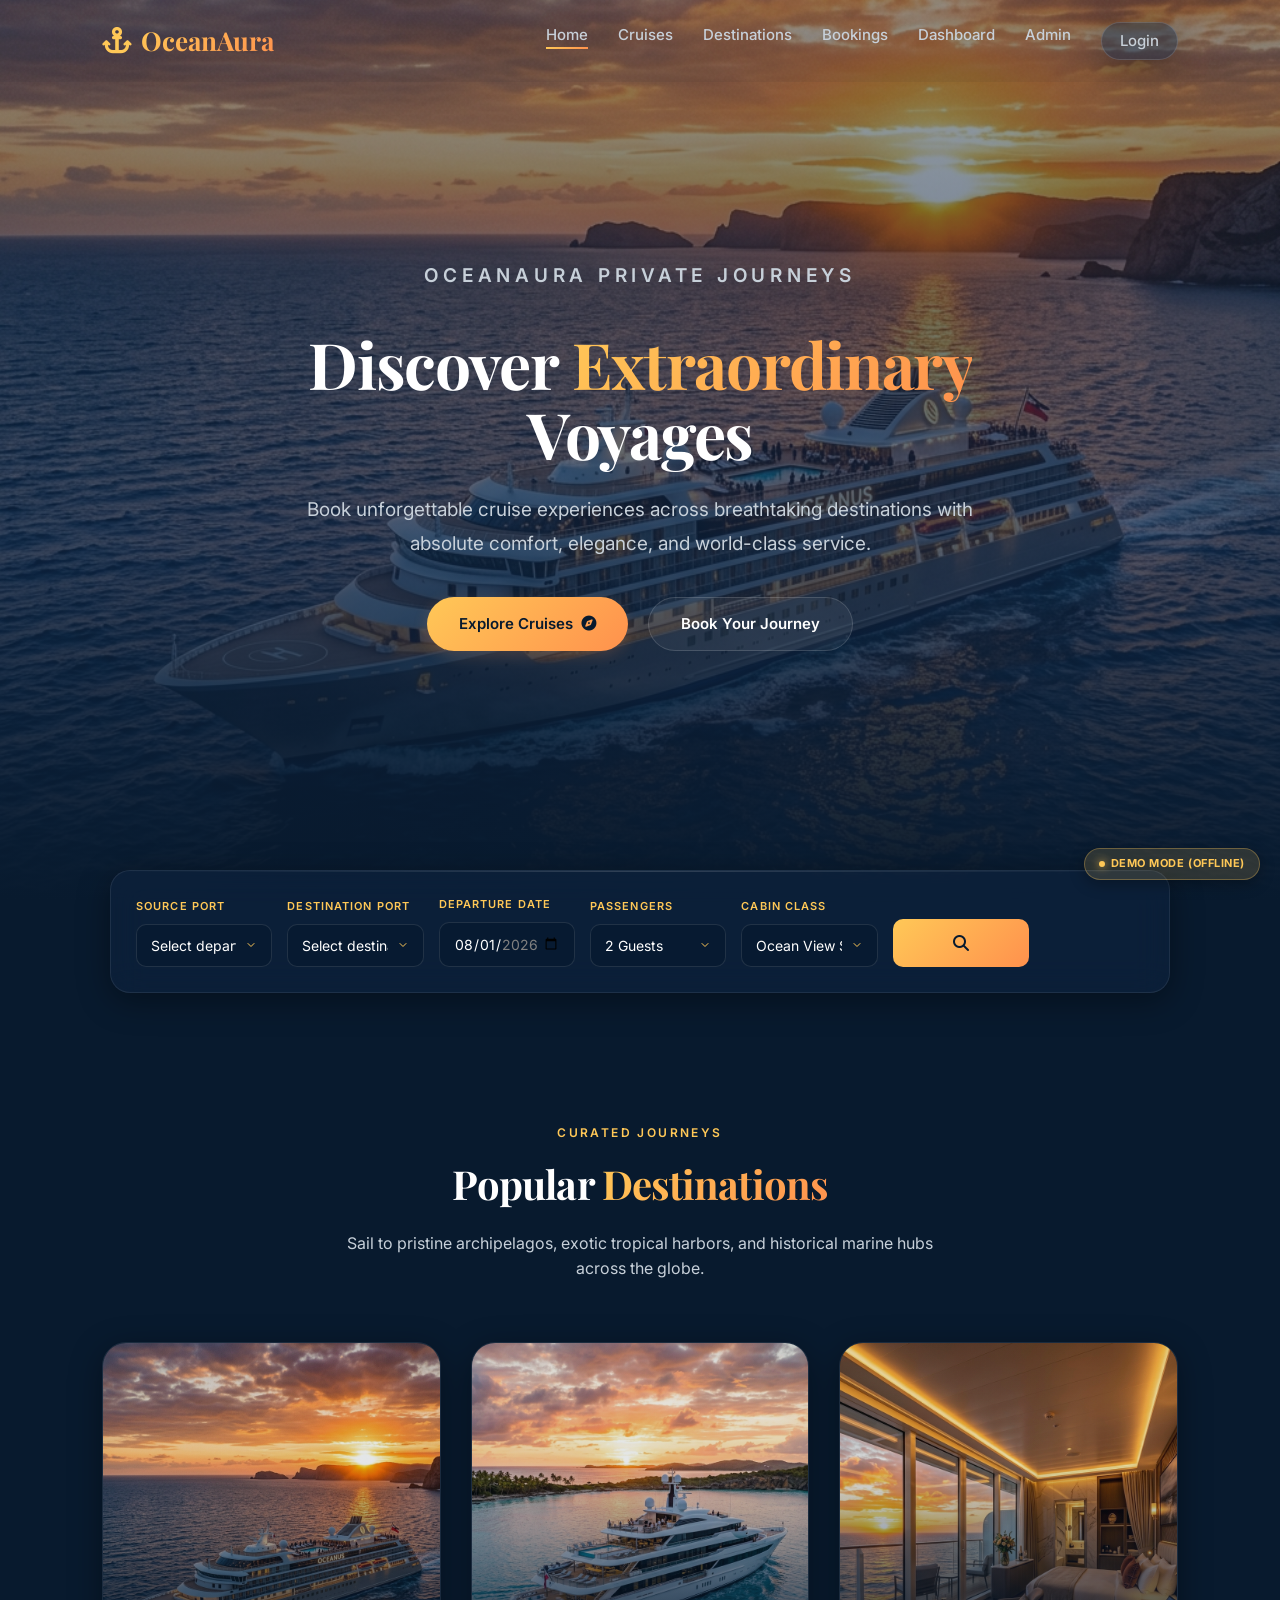
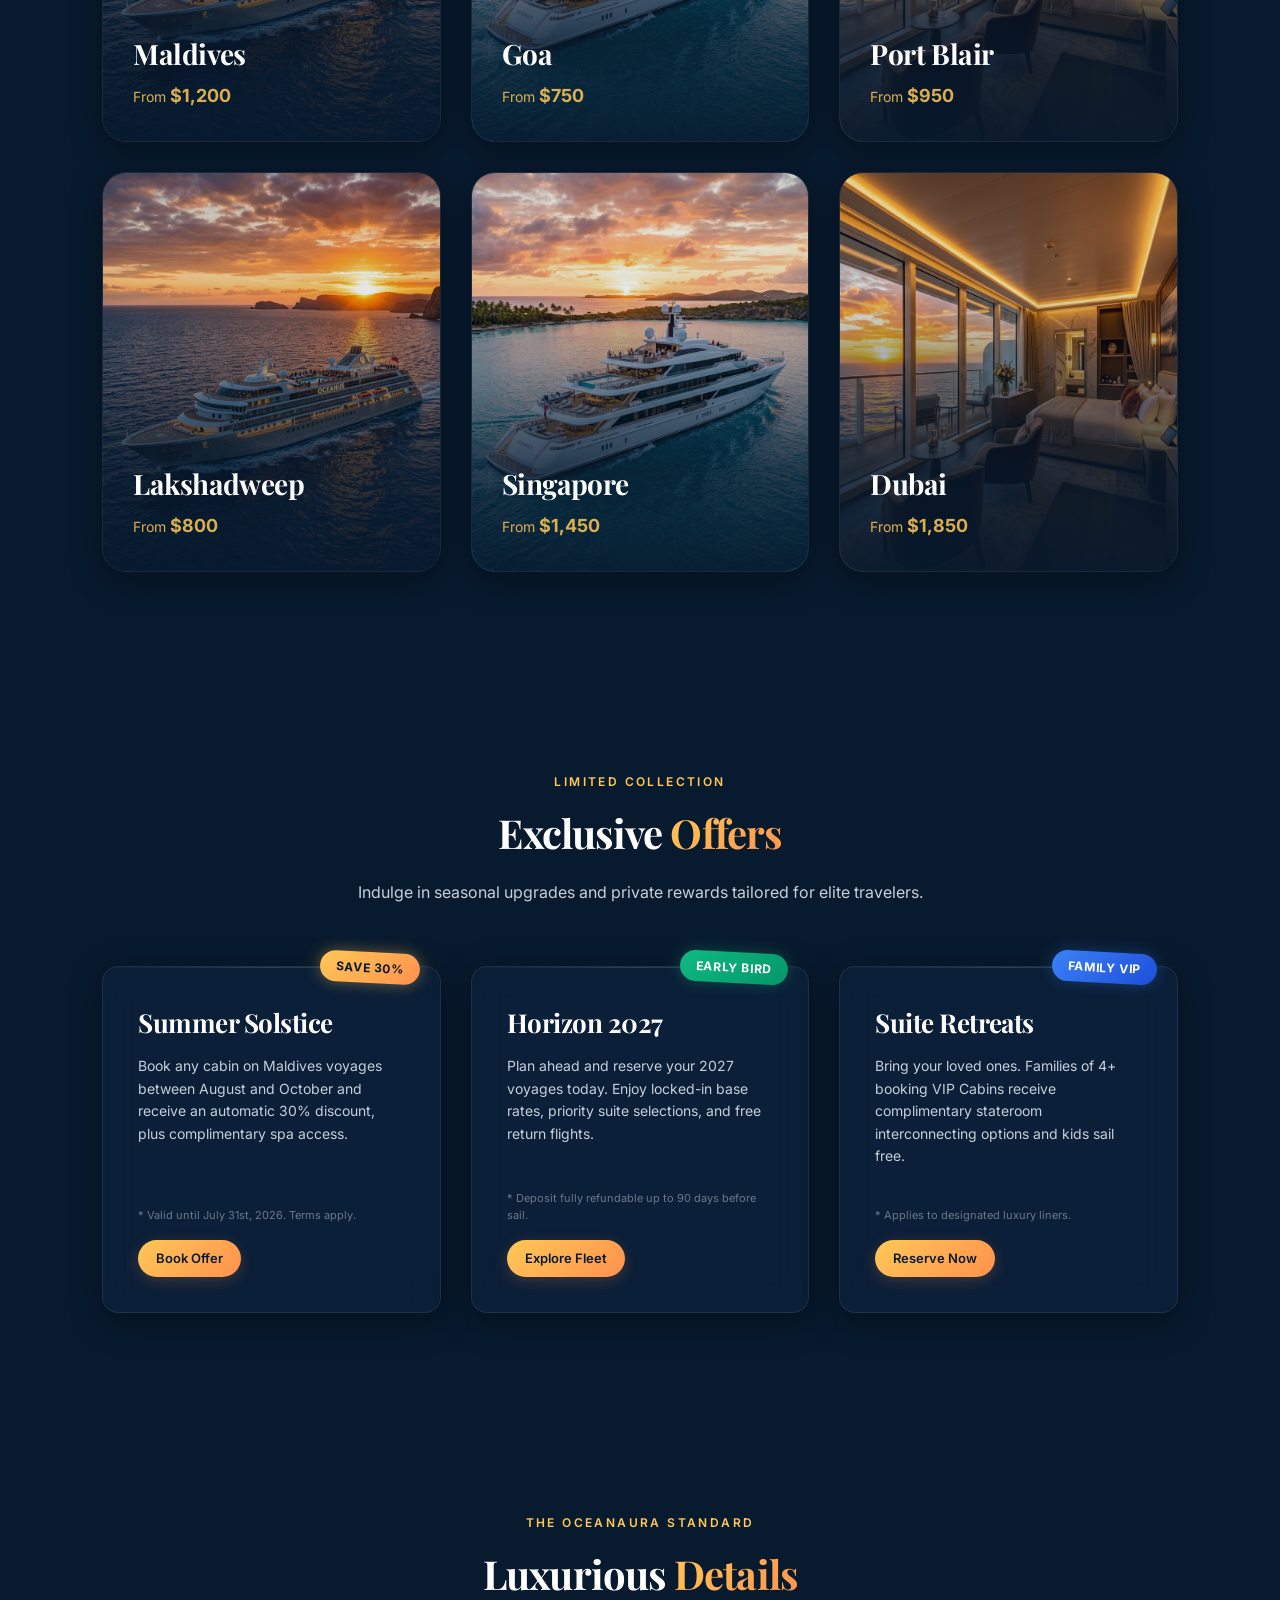
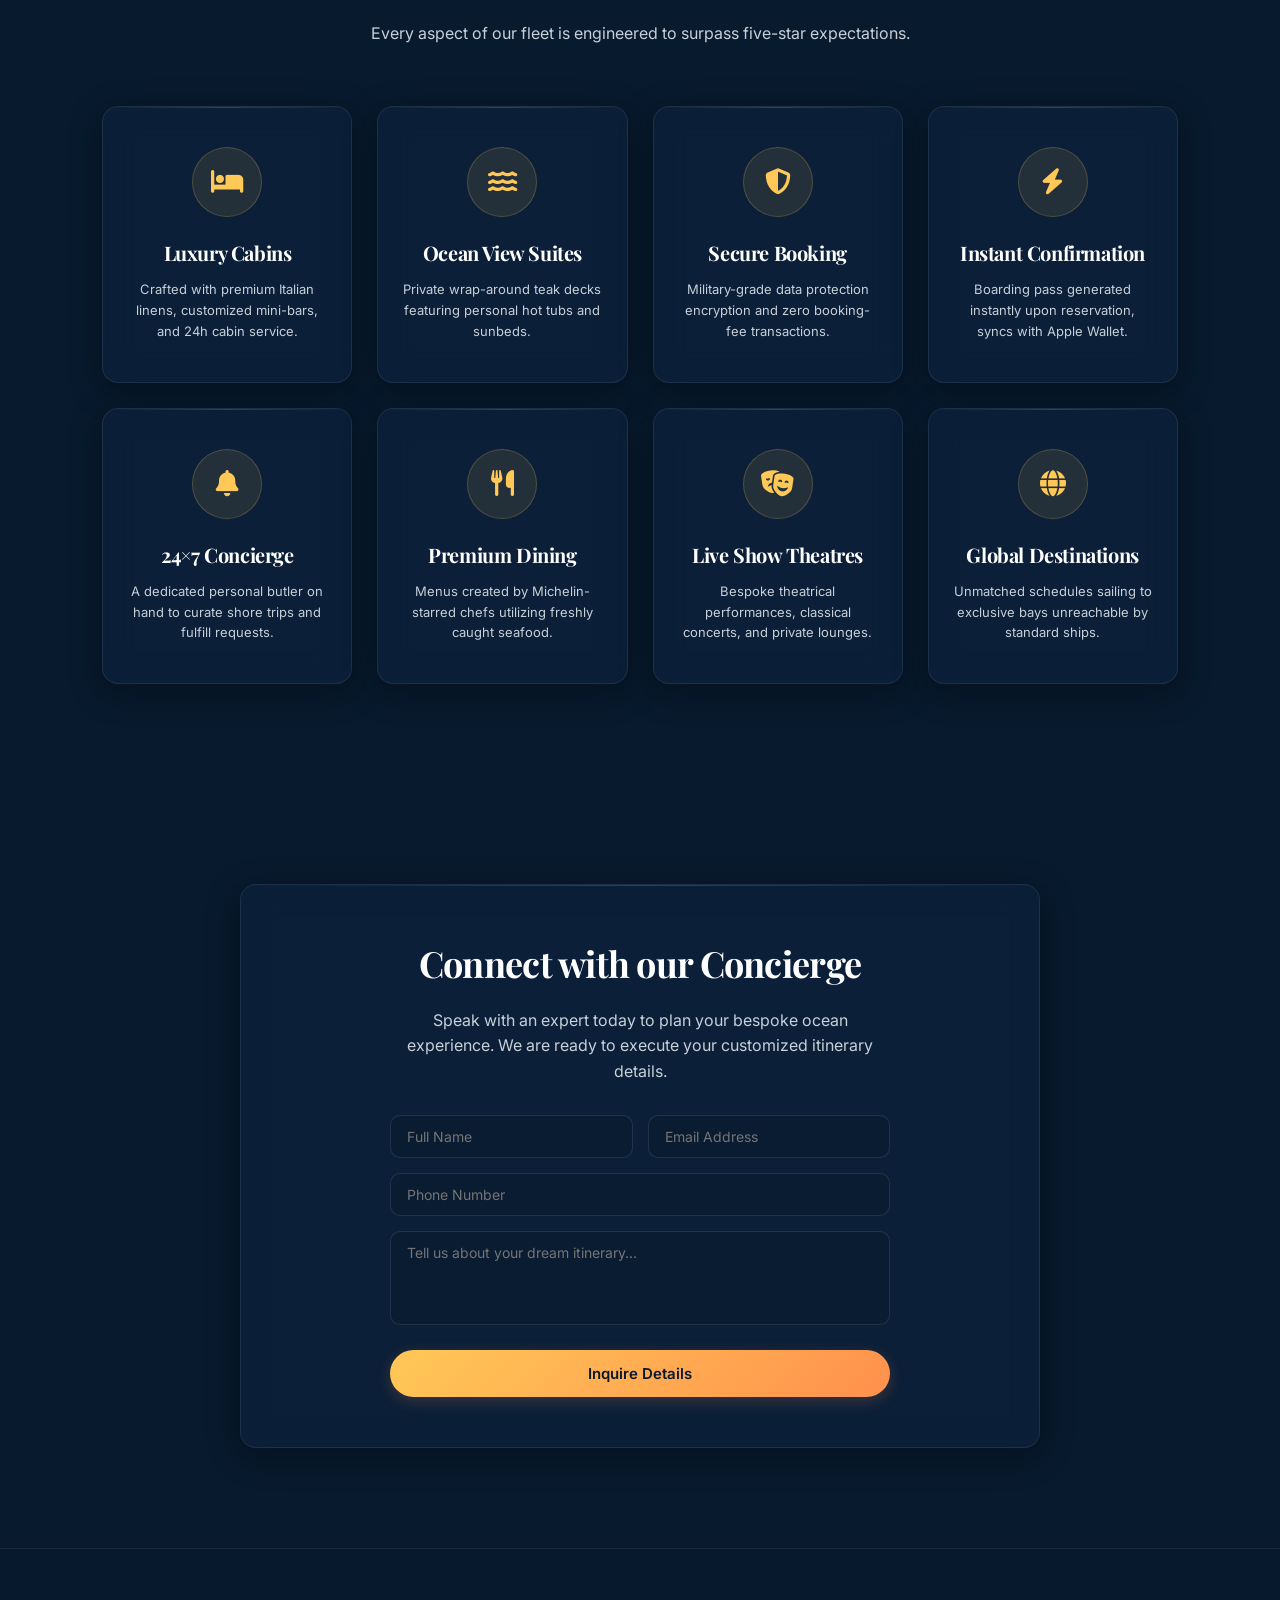
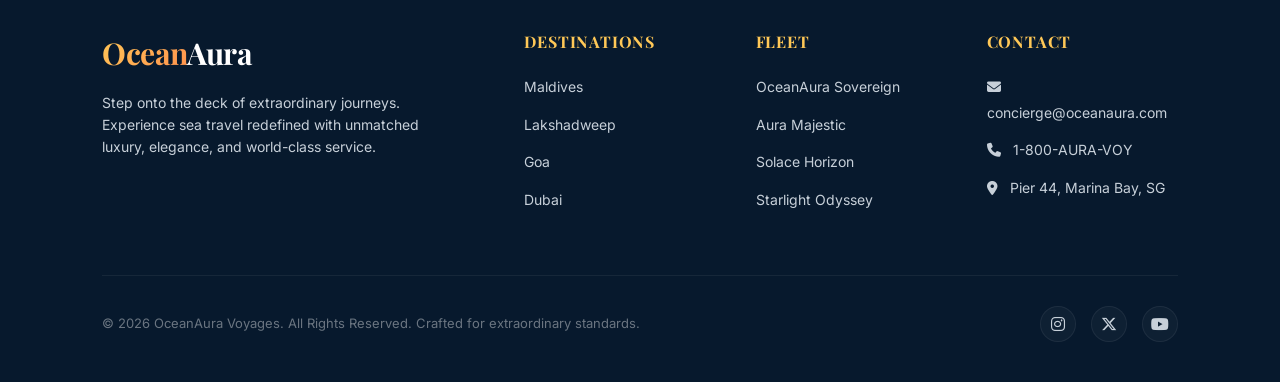
<file: frontend/index.html>
<!DOCTYPE html>
<html lang="en">
<head>
  <meta charset="UTF-8">
  <meta name="viewport" content="width=device-width, initial-scale=1.0">
  <title>OceanAura | Luxury Cruise & Yacht Booking Platform</title>
  <!-- FontAwesome Icons -->
  <link rel="stylesheet" href="https://cdnjs.cloudflare.com/ajax/libs/font-awesome/6.4.0/css/all.min.css">
  <!-- Core Design System -->
  <link rel="stylesheet" href="css/style.css">
</head>
<body>

  <!-- Dynamic Cinematic Ocean Backdrop -->
  <div class="ocean-backdrop">
    <div class="sunset-glow"></div>
    <div class="sunlight-ray"></div>
    <div class="clouds-backdrop"></div>
    <div class="ocean-waves"></div>
    <div class="ocean-waves-mid"></div>
    <div class="ocean-waves-front"></div>
  </div>

  <!-- Transparent Glass Navbar -->
  <nav class="navbar" id="navbar">
    <a href="#home" class="nav-brand">
      <i class="fa-solid fa-anchor" style="color: var(--accent-gold);"></i>
      <span>OceanAura</span>
    </a>
    
    <button class="mobile-nav-toggle" id="nav-toggle">
      <i class="fa-solid fa-bars"></i>
    </button>

    <ul class="nav-menu" id="nav-menu">
      <li class="nav-item active"><a href="#home">Home</a></li>
      <li class="nav-item"><a href="#cruises">Cruises</a></li>
      <li class="nav-item"><a href="#home#destinations">Destinations</a></li>
      <li class="nav-item"><a href="#bookings">Bookings</a></li>
      <li class="nav-item"><a href="#dashboard">Dashboard</a></li>
      <li class="nav-item"><a href="#admin">Admin</a></li>
      <li class="nav-item" id="nav-auth-item">
        <a href="#login" class="nav-btn" style="padding: 6px 18px; display: inline-block;">Login</a>
      </li>
    </ul>
  </nav>

  <!-- Main View Container -->
  <main id="app">
    <!-- Rendered dynamically by router.js and app.js -->
  </main>

  <!-- Glassmorphic Modal Dialog -->
  <div class="modal" id="global-modal">
    <div class="modal-backdrop" id="modal-backdrop"></div>
    <div class="modal-content glass-panel" id="modal-inner">
      <span class="modal-close" id="modal-close-btn">&times;</span>
      <div id="modal-body"></div>
    </div>
  </div>

  <!-- Full-screen Confetti Container -->
  <div id="confetti-container" style="position: fixed; top: 0; left: 0; width: 100%; height: 100%; pointer-events: none; z-index: 10000; overflow: hidden;"></div>

  <!-- Footer Section -->
  <footer>
    <div class="footer-grid">
      <div class="footer-logo">
        <h3><span>Ocean</span>Aura</h3>
        <p>Step onto the deck of extraordinary journeys. Experience sea travel redefined with unmatched luxury, elegance, and world-class service.</p>
      </div>
      <div class="footer-col">
        <h4>Destinations</h4>
        <ul>
          <li><a href="#cruises?destination=Maldives">Maldives</a></li>
          <li><a href="#cruises?destination=Lakshadweep">Lakshadweep</a></li>
          <li><a href="#cruises?destination=Goa">Goa</a></li>
          <li><a href="#cruises?destination=Dubai">Dubai</a></li>
        </ul>
      </div>
      <div class="footer-col">
        <h4>Fleet</h4>
        <ul>
          <li><a href="#cruises">OceanAura Sovereign</a></li>
          <li><a href="#cruises">Aura Majestic</a></li>
          <li><a href="#cruises">Solace Horizon</a></li>
          <li><a href="#cruises">Starlight Odyssey</a></li>
        </ul>
      </div>
      <div class="footer-col">
        <h4>Contact</h4>
        <ul>
          <li><a href="#home#contact"><i class="fa-solid fa-envelope" style="margin-right: 8px;"></i> concierge@oceanaura.com</a></li>
          <li><a href="#home#contact"><i class="fa-solid fa-phone" style="margin-right: 8px;"></i> 1-800-AURA-VOY</a></li>
          <li><a href="#home#contact"><i class="fa-solid fa-location-dot" style="margin-right: 8px;"></i> Pier 44, Marina Bay, SG</a></li>
        </ul>
      </div>
    </div>
    
    <div class="footer-bottom">
      <p>&copy; 2026 OceanAura Voyages. All Rights Reserved. Crafted for extraordinary standards.</p>
      <div class="footer-socials">
        <a href="#" class="social-icon"><i class="fa-brands fa-instagram"></i></a>
        <a href="#" class="social-icon"><i class="fa-brands fa-x-twitter"></i></a>
        <a href="#" class="social-icon"><i class="fa-brands fa-youtube"></i></a>
      </div>
    </div>
  </footer>

  <!-- Script Modules -->
  <script src="js/api.js"></script>
  <script src="js/router.js"></script>
  <script src="js/app.js"></script>
  <script>
    // Smooth Navbar Scrolling & Responsive Toggle
    const navbar = document.getElementById('navbar');
    window.addEventListener('scroll', () => {
      if (window.scrollY > 50) {
        navbar.classList.add('scrolled');
      } else {
        navbar.classList.remove('scrolled');
      }
    });

    const navToggle = document.getElementById('nav-toggle');
    const navMenu = document.getElementById('nav-menu');
    navToggle.addEventListener('click', () => {
      navMenu.classList.toggle('active');
    });

    // Close menu when clicking a link
    navMenu.querySelectorAll('a').forEach(link => {
      link.addEventListener('click', () => {
        navMenu.classList.remove('active');
      });
    });
  </script>
</body>
</html>
</file>
<file: frontend/css/style.css>
@import url('https://fonts.googleapis.com/css2?family=Inter:wght@300;400;500;600;700&family=Playfair+Display:ital,wght@0,400;0,600;0,700;1,400&display=swap');

:root {
  /* Colors */
  --bg-deep-navy: #081A2E;
  --bg-midnight: #102746;
  --bg-ocean-blue: #1F4E79;
  
  --accent-gold: #FFC857;
  --accent-amber: #FFB347;
  --accent-orange: #FF914D;
  --accent-coral: #FF7A59;
  
  --neutral-white: #FFFFFF;
  --neutral-mist: #F5F7FA;
  --neutral-silver: #C7D0D9;
  
  /* Gradients */
  --gold-gradient: linear-gradient(135deg, #FFC857 0%, #FF914D 100%);
  --gold-gradient-hover: linear-gradient(135deg, #FFD479 0%, #FFA266 100%);
  --navy-gradient: linear-gradient(180deg, #081A2E 0%, #102746 100%);
  --sunset-sky: linear-gradient(to top, rgba(255, 145, 77, 0.15) 0%, rgba(8, 26, 46, 0.95) 100%);
  
  /* Shadows & Glows */
  --glow-gold: 0 0 15px rgba(255, 200, 87, 0.4);
  --glow-orange: 0 0 20px rgba(255, 145, 49, 0.35);
  --glass-shadow: 0 8px 32px 0 rgba(0, 0, 0, 0.37);
  --inset-light: inset 0 1px 1px rgba(255, 255, 255, 0.1);
  
  /* Glassmorphism properties */
  --glass-bg: rgba(16, 39, 70, 0.45);
  --glass-bg-hover: rgba(31, 78, 121, 0.55);
  --glass-border: 1px solid rgba(255, 255, 255, 0.08);
  
  /* Transition durations */
  --transition-smooth: all 0.4s cubic-bezier(0.16, 1, 0.3, 1);
  --transition-fast: all 0.2s ease;
}

/* Reset & General Styles */
* {
  box-sizing: border-box;
  margin: 0;
  padding: 0;
}

html {
  scroll-behavior: smooth;
}

body {
  font-family: 'Inter', sans-serif;
  background-color: var(--bg-deep-navy);
  color: var(--neutral-white);
  overflow-x: hidden;
  line-height: 1.6;
}

/* Typography */
h1, h2, h3, h4, h5, h6 {
  font-family: 'Playfair Display', serif;
  font-weight: 700;
  letter-spacing: -0.02em;
}

a {
  text-decoration: none;
  color: inherit;
  transition: var(--transition-fast);
}

button, input, select, textarea {
  font-family: inherit;
}

/* Core Layout Backdrop (Sunset Cruise Deck Effect) */
.ocean-backdrop {
  position: fixed;
  top: 0;
  left: 0;
  width: 100%;
  height: 100%;
  z-index: -10;
  background: var(--navy-gradient);
  overflow: hidden;
}

/* Sunset Horizon Glow */
.sunset-glow {
  position: absolute;
  bottom: 0;
  left: 0;
  width: 100%;
  height: 50%;
  background: linear-gradient(to top, rgba(255, 145, 77, 0.2) 0%, rgba(255, 200, 87, 0.05) 50%, rgba(8, 26, 46, 0) 100%);
  filter: blur(40px);
  pointer-events: none;
  z-index: -9;
}

/* Sun Ray Reflection */
.sunlight-ray {
  position: absolute;
  top: -10%;
  left: 20%;
  width: 60%;
  height: 120%;
  background: radial-gradient(circle, rgba(255, 200, 87, 0.08) 0%, rgba(8, 26, 46, 0) 70%);
  transform: rotate(-15deg);
  pointer-events: none;
  z-index: -8;
  animation: ray-drift 12s ease-in-out infinite alternate;
}

/* Ocean Wave Animations */
.ocean-waves {
  position: absolute;
  bottom: 0;
  left: 0;
  width: 200%;
  height: 120px;
  background: url("data:image/svg+xml,%3Csvg xmlns='http://www.w3.org/2000/svg' viewBox='0 0 1200 120' preserveAspectRatio='none'%3E%3Cpath d='M0,0 C150,90 350,10 500,70 C650,130 850,50 1000,90 C1150,130 1350,70 1500,100 L1500,120 L0,120 Z' fill='%23102746' opacity='0.4'/%3E%3C/svg%3E") repeat-x;
  background-size: 50% 100%;
  animation: wave-slide 30s linear infinite;
  z-index: -7;
}

.ocean-waves-mid {
  position: absolute;
  bottom: 0;
  left: -50%;
  width: 200%;
  height: 90px;
  background: url("data:image/svg+xml,%3Csvg xmlns='http://www.w3.org/2000/svg' viewBox='0 0 1200 120' preserveAspectRatio='none'%3E%3Cpath d='M0,30 C150,100 350,30 500,80 C650,120 850,20 1000,70 C1150,120 1350,50 1500,90 L1500,120 L0,120 Z' fill='%231F4E79' opacity='0.3'/%3E%3C/svg%3E") repeat-x;
  background-size: 50% 100%;
  animation: wave-slide-reverse 20s linear infinite;
  z-index: -6;
}

.ocean-waves-front {
  position: absolute;
  bottom: 0;
  left: 0;
  width: 200%;
  height: 60px;
  background: url("data:image/svg+xml,%3Csvg xmlns='http://www.w3.org/2000/svg' viewBox='0 0 1200 120' preserveAspectRatio='none'%3E%3Cpath d='M0,50 C150,120 300,50 450,90 C600,130 750,50 900,80 C1050,110 1200,60 1350,75 L1500,90 L1500,120 L0,120 Z' fill='%23081A2E' opacity='0.8'/%3E%3C/svg%3E") repeat-x;
  background-size: 50% 100%;
  animation: wave-slide 15s linear infinite;
  z-index: -5;
}

/* Drifting Clouds */
.clouds-backdrop {
  position: absolute;
  top: 5%;
  left: 0;
  width: 200%;
  height: 150px;
  background: url("data:image/svg+xml,%3Csvg xmlns='http://www.w3.org/2000/svg' width='1000' height='200' viewBox='0 0 1000 200'%3E%3Cpath d='M 100,100 Q 130,70 160,100 T 220,100 T 280,100 Q 300,80 330,100 L 400,100 Q 420,70 450,85 T 510,90 Q 550,60 590,100 L 900,100 Q 930,70 960,100 Z' fill='%23ffffff' opacity='0.03'/%3E%3C/svg%3E") repeat-x;
  background-size: 50% 100%;
  animation: cloud-drift 120s linear infinite;
  z-index: -8;
  pointer-events: none;
}

/* CSS Keyframes */
@keyframes wave-slide {
  0% { transform: translateX(0); }
  100% { transform: translateX(-50%); }
}

@keyframes wave-slide-reverse {
  0% { transform: translateX(-50%); }
  100% { transform: translateX(0); }
}

@keyframes ray-drift {
  0% { transform: rotate(-15deg) translateX(-2%); }
  100% { transform: rotate(-12deg) translateX(2%); }
}

@keyframes cloud-drift {
  0% { transform: translateX(0); }
  100% { transform: translateX(-50%); }
}

/* Glassmorphism Classes */
.glass-panel {
  background: var(--glass-bg);
  backdrop-filter: blur(16px);
  -webkit-backdrop-filter: blur(16px);
  border: var(--glass-border);
  border-radius: 16px;
  box-shadow: var(--glass-shadow);
  padding: 30px;
  position: relative;
  overflow: hidden;
  transition: var(--transition-smooth);
}

.glass-panel::before {
  content: '';
  position: absolute;
  top: 0;
  left: 0;
  right: 0;
  height: 1px;
  background: linear-gradient(90deg, rgba(255,255,255,0) 0%, rgba(255,255,255,0.15) 50%, rgba(255,255,255,0) 100%);
  pointer-events: none;
}

.glass-panel:hover {
  border-color: rgba(255, 255, 255, 0.15);
  background: var(--glass-bg-hover);
}

/* Navigation Bar */
.navbar {
  position: fixed;
  top: 0;
  left: 0;
  width: 100%;
  padding: 20px 8%;
  display: flex;
  justify-content: space-between;
  align-items: center;
  z-index: 1000;
  transition: var(--transition-smooth);
  background: rgba(8, 26, 46, 0.05);
  backdrop-filter: blur(0px);
}

.navbar.scrolled {
  padding: 12px 8%;
  background: rgba(8, 26, 46, 0.85);
  backdrop-filter: blur(20px);
  box-shadow: 0 4px 30px rgba(0, 0, 0, 0.3);
  border-bottom: 1px solid rgba(255, 255, 255, 0.05);
}

.nav-brand {
  font-family: 'Playfair Display', serif;
  font-size: 26px;
  font-weight: 700;
  color: var(--neutral-white);
  display: flex;
  align-items: center;
  gap: 10px;
}

.nav-brand span {
  background: var(--gold-gradient);
  -webkit-background-clip: text;
  -webkit-text-fill-color: transparent;
}

.nav-menu {
  display: flex;
  gap: 30px;
  list-style: none;
}

.nav-item a {
  font-size: 15px;
  font-weight: 500;
  color: var(--neutral-silver);
  position: relative;
  padding: 5px 0;
}

.nav-item a:hover {
  color: var(--neutral-white);
}

.nav-item a::after {
  content: '';
  position: absolute;
  bottom: 0;
  left: 0;
  width: 0;
  height: 2px;
  background: var(--gold-gradient);
  transition: var(--transition-smooth);
}

.nav-item a:hover::after,
.nav-item.active a::after {
  width: 100%;
}

.nav-btn {
  padding: 10px 24px;
  background: var(--glass-bg);
  border: 1px solid rgba(255, 255, 255, 0.15);
  border-radius: 30px;
  font-size: 14px;
  font-weight: 600;
  cursor: pointer;
  box-shadow: var(--glass-shadow);
  transition: var(--transition-smooth);
}

.nav-btn:hover {
  background: var(--gold-gradient);
  color: var(--bg-deep-navy);
  border-color: transparent;
  box-shadow: var(--glow-gold);
}

/* Mobile Nav Toggle */
.mobile-nav-toggle {
  display: none;
  font-size: 24px;
  cursor: pointer;
  background: none;
  border: none;
  color: var(--neutral-white);
}

/* Buttons */
.btn-primary {
  padding: 14px 32px;
  background: var(--gold-gradient);
  color: var(--bg-deep-navy);
  border: none;
  border-radius: 30px;
  font-weight: 600;
  font-size: 15px;
  cursor: pointer;
  box-shadow: 0 4px 15px rgba(255, 145, 77, 0.2);
  transition: var(--transition-smooth);
  display: inline-flex;
  align-items: center;
  gap: 8px;
}

.btn-primary:hover {
  background: var(--gold-gradient-hover);
  transform: translateY(-2px);
  box-shadow: var(--glow-gold), var(--glow-orange);
}

.btn-secondary {
  padding: 14px 32px;
  background: rgba(255, 255, 255, 0.05);
  color: var(--neutral-white);
  border: 1px solid rgba(255, 255, 255, 0.15);
  border-radius: 30px;
  font-weight: 600;
  font-size: 15px;
  cursor: pointer;
  transition: var(--transition-smooth);
  display: inline-flex;
  align-items: center;
  gap: 8px;
}

.btn-secondary:hover {
  background: rgba(255, 255, 255, 0.1);
  border-color: rgba(255, 255, 255, 0.3);
  transform: translateY(-2px);
}

.btn-small {
  padding: 8px 18px;
  font-size: 13px;
  border-radius: 20px;
}

/* Hero Section */
.hero {
  position: relative;
  min-height: 100vh;
  padding: 150px 8% 100px;
  display: flex;
  flex-direction: column;
  justify-content: center;
  align-items: center;
  text-align: center;
  overflow: hidden;
}

.hero-overlay-sunset {
  position: absolute;
  top: 0;
  left: 0;
  width: 100%;
  height: 100%;
  background: linear-gradient(180deg, rgba(8, 26, 46, 0.4) 0%, rgba(16, 39, 70, 0.7) 60%, rgba(8, 26, 46, 1) 100%);
  pointer-events: none;
  z-index: 1;
}

.hero-content {
  position: relative;
  z-index: 2;
  max-width: 900px;
  margin-bottom: 40px;
  opacity: 0;
  transform: translateY(30px);
  animation: fade-up 1s cubic-bezier(0.16, 1, 0.3, 1) forwards;
}

@keyframes fade-up {
  to {
    opacity: 1;
    transform: translateY(0);
  }
}

.hero-tagline {
  font-size: 14px;
  font-weight: 600;
  letter-spacing: 0.25em;
  text-transform: uppercase;
  color: var(--accent-gold);
  margin-bottom: 20px;
}

.hero h1 {
  font-size: 64px;
  line-height: 1.1;
  margin-bottom: 24px;
  color: var(--neutral-white);
}

.hero h1 span {
  background: var(--gold-gradient);
  -webkit-background-clip: text;
  -webkit-text-fill-color: transparent;
}

.hero p {
  font-size: 19px;
  color: var(--neutral-silver);
  margin-bottom: 35px;
  line-height: 1.8;
  max-width: 700px;
  margin-left: auto;
  margin-right: auto;
}

.hero-cta {
  display: flex;
  gap: 20px;
  justify-content: center;
}

/* Floating Search Panel */
.search-panel-container {
  width: 100%;
  max-width: 1100px;
  position: relative;
  z-index: 10;
  margin-top: -30px;
  padding: 0 20px;
  margin-left: auto;
  margin-right: auto;
}

.search-panel {
  display: grid;
  grid-template-columns: repeat(auto-fit, minmax(130px, 1fr)) 100px;
  gap: 15px;
  padding: 25px;
  border-radius: 20px;
  align-items: flex-end;
}

.search-field {
  display: flex;
  flex-direction: column;
  text-align: left;
}

.search-field label {
  font-size: 11px;
  font-weight: 600;
  letter-spacing: 0.1em;
  text-transform: uppercase;
  color: var(--accent-gold);
  margin-bottom: 8px;
}

.search-input-wrapper {
  position: relative;
}

.search-field select,
.search-field input {
  width: 100%;
  padding: 12px 14px;
  background: rgba(8, 26, 46, 0.6);
  border: 1px solid rgba(255, 255, 255, 0.1);
  border-radius: 10px;
  color: var(--neutral-white);
  font-size: 14px;
  outline: none;
  transition: var(--transition-fast);
  appearance: none;
  -webkit-appearance: none;
}

.search-field select {
  background-image: url("data:image/svg+xml,%3Csvg xmlns='http://www.w3.org/2000/svg' width='12' height='12' viewBox='0 0 24 24' fill='none' stroke='%23FFC857' stroke-width='2' stroke-linecap='round' stroke-linejoin='round'%3E%3Cpolyline points='6 9 12 15 18 9'%3E%3C/polyline%3E%3C/svg%3E");
  background-repeat: no-repeat;
  background-position: right 14px center;
  padding-right: 35px;
}

.search-field select:focus,
.search-field input:focus {
  border-color: var(--accent-gold);
  box-shadow: 0 0 10px rgba(255, 200, 87, 0.15);
}

.search-submit {
  width: 100%;
  height: 48px;
  display: flex;
  justify-content: center;
  align-items: center;
  border-radius: 10px;
  border: none;
  background: var(--gold-gradient);
  color: var(--bg-deep-navy);
  font-weight: 600;
  cursor: pointer;
  transition: var(--transition-smooth);
}

.search-submit:hover {
  transform: scale(1.03);
  box-shadow: var(--glow-gold);
}

/* Sections General */
section {
  padding: 100px 8%;
  position: relative;
  z-index: 2;
}

.section-header {
  text-align: center;
  margin-bottom: 60px;
}

.section-header h2 {
  font-size: 40px;
  color: var(--neutral-white);
  margin-bottom: 15px;
}

.section-header h2 span {
  background: var(--gold-gradient);
  -webkit-background-clip: text;
  -webkit-text-fill-color: transparent;
}

.section-header p {
  color: var(--neutral-silver);
  font-size: 16px;
  max-width: 600px;
  margin: 0 auto;
}

/* Ship Listing Cards */
.ship-grid, .destination-grid, .offer-grid {
  display: grid;
  grid-template-columns: repeat(auto-fill, minmax(320px, 1fr));
  gap: 30px;
}

.ship-card {
  padding: 0;
  border-radius: 20px;
  display: flex;
  flex-direction: column;
  height: 100%;
}

.ship-image-wrapper {
  position: relative;
  height: 220px;
  overflow: hidden;
  border-radius: 20px 20px 0 0;
}

.ship-card img {
  width: 100%;
  height: 100%;
  object-fit: cover;
  transition: transform 0.6s cubic-bezier(0.16, 1, 0.3, 1);
}

.ship-card:hover img {
  transform: scale(1.08);
}

.ship-tag {
  position: absolute;
  top: 15px;
  left: 15px;
  background: rgba(8, 26, 46, 0.75);
  backdrop-filter: blur(8px);
  border: 1px solid rgba(255,255,255,0.1);
  padding: 4px 12px;
  border-radius: 20px;
  font-size: 11px;
  font-weight: 600;
  color: var(--accent-gold);
}

.ship-rating {
  position: absolute;
  top: 15px;
  right: 15px;
  background: rgba(255, 200, 87, 0.9);
  color: var(--bg-deep-navy);
  padding: 4px 10px;
  border-radius: 20px;
  font-size: 11px;
  font-weight: 700;
  display: flex;
  align-items: center;
  gap: 3px;
}

.ship-info {
  padding: 25px;
  display: flex;
  flex-direction: column;
  flex-grow: 1;
}

.ship-title {
  font-size: 24px;
  margin-bottom: 8px;
  color: var(--neutral-white);
}

.ship-operator {
  font-size: 13px;
  color: var(--neutral-silver);
  margin-bottom: 15px;
  text-transform: uppercase;
  letter-spacing: 0.05em;
}

.ship-specs {
  display: grid;
  grid-template-columns: 1fr 1fr;
  gap: 12px;
  padding: 15px 0;
  border-top: 1px solid rgba(255,255,255,0.06);
  border-bottom: 1px solid rgba(255,255,255,0.06);
  margin-bottom: 20px;
}

.spec-item {
  font-size: 13px;
  color: var(--neutral-silver);
  display: flex;
  align-items: center;
  gap: 8px;
}

.spec-item i {
  color: var(--accent-gold);
}

.ship-footer {
  display: flex;
  justify-content: space-between;
  align-items: center;
  margin-top: auto;
}

.ship-price {
  display: flex;
  flex-direction: column;
}

.price-label {
  font-size: 11px;
  color: var(--neutral-silver);
  text-transform: uppercase;
}

.price-amount {
  font-size: 20px;
  font-weight: 700;
  color: var(--accent-gold);
}

.ship-card:hover {
  transform: translateY(-8px);
  box-shadow: 0 15px 35px rgba(0, 0, 0, 0.4), var(--glow-gold);
  border-color: rgba(255, 200, 87, 0.2);
}

/* Destination Cards (Parallax Visuals) */
.destination-card {
  position: relative;
  height: 400px;
  border-radius: 24px;
  overflow: hidden;
  border: var(--glass-border);
  box-shadow: var(--glass-shadow);
  transition: var(--transition-smooth);
  cursor: pointer;
}

.dest-img-container {
  width: 100%;
  height: 100%;
  overflow: hidden;
}

.destination-card img {
  width: 100%;
  height: 100%;
  object-fit: cover;
  transition: transform 0.8s cubic-bezier(0.16, 1, 0.3, 1);
}

.dest-overlay {
  position: absolute;
  top: 0;
  left: 0;
  width: 100%;
  height: 100%;
  background: linear-gradient(180deg, rgba(8, 26, 46, 0.1) 30%, rgba(8, 26, 46, 0.8) 75%, rgba(8, 26, 46, 0.95) 100%);
  display: flex;
  flex-direction: column;
  justify-content: flex-end;
  padding: 30px;
  transition: var(--transition-smooth);
}

.dest-name {
  font-size: 28px;
  color: var(--neutral-white);
  margin-bottom: 5px;
}

.dest-meta {
  display: flex;
  justify-content: space-between;
  align-items: center;
  opacity: 0.85;
  transition: var(--transition-smooth);
}

.dest-price {
  font-size: 14px;
  color: var(--accent-gold);
}

.dest-price span {
  font-size: 18px;
  font-weight: 700;
}

.dest-btn {
  font-size: 13px;
  font-weight: 600;
  color: var(--neutral-white);
  display: flex;
  align-items: center;
  gap: 5px;
  transform: translateX(-5px);
  opacity: 0;
  transition: var(--transition-smooth);
}

.destination-card:hover {
  transform: translateY(-8px);
  box-shadow: 0 20px 40px rgba(0, 0, 0, 0.5), 0 0 20px rgba(255, 145, 77, 0.2);
}

.destination-card:hover img {
  transform: scale(1.08);
}

.destination-card:hover .dest-btn {
  transform: translateX(0);
  opacity: 1;
}

/* Exclusive Offers */
.offer-card {
  display: flex;
  flex-direction: column;
  position: relative;
  overflow: visible;
  padding: 35px;
}

.offer-badge {
  position: absolute;
  top: -15px;
  right: 20px;
  background: var(--gold-gradient);
  color: var(--bg-deep-navy);
  padding: 6px 16px;
  font-weight: 700;
  border-radius: 30px;
  box-shadow: var(--glow-gold);
  font-size: 12px;
  text-transform: uppercase;
  letter-spacing: 0.05em;
  transform: rotate(3deg);
  z-index: 10;
}

.offer-title {
  font-size: 26px;
  color: var(--neutral-white);
  margin-bottom: 12px;
}

.offer-desc {
  color: var(--neutral-silver);
  font-size: 14px;
  margin-bottom: 25px;
  flex-grow: 1;
}

.offer-terms {
  font-size: 11px;
  color: rgba(255,255,255,0.4);
  margin-top: 15px;
}

.offer-card:hover {
  transform: scale(1.03);
  box-shadow: var(--glass-shadow), 0 0 25px rgba(255, 145, 77, 0.15);
}

/* Why Choose OceanAura */
.features-grid {
  display: grid;
  grid-template-columns: repeat(auto-fill, minmax(250px, 1fr));
  gap: 25px;
}

.feature-card {
  text-align: center;
  padding: 40px 25px;
  transition: var(--transition-smooth);
}

.feature-icon-wrapper {
  width: 70px;
  height: 70px;
  margin: 0 auto 20px;
  display: flex;
  justify-content: center;
  align-items: center;
  background: rgba(255, 200, 87, 0.1);
  border: 1px solid rgba(255, 200, 87, 0.2);
  border-radius: 50%;
  font-size: 26px;
  color: var(--accent-gold);
  transition: var(--transition-smooth);
}

.feature-card h3 {
  font-size: 20px;
  margin-bottom: 10px;
}

.feature-card p {
  font-size: 13px;
  color: var(--neutral-silver);
}

.feature-card:hover {
  transform: translateY(-5px);
  background: var(--glass-bg-hover);
}

.feature-card:hover .feature-icon-wrapper {
  background: var(--gold-gradient);
  color: var(--bg-deep-navy);
  box-shadow: var(--glow-gold);
  transform: rotate(360deg);
}

/* Auth Pages (Login & Register) */
.auth-container {
  min-height: 85vh;
  display: flex;
  justify-content: center;
  align-items: center;
  padding: 100px 20px;
}

.auth-card {
  width: 100%;
  max-width: 450px;
  padding: 40px;
}

.auth-header {
  text-align: center;
  margin-bottom: 30px;
}

.auth-header h2 {
  font-size: 32px;
  margin-bottom: 8px;
}

.auth-header p {
  color: var(--neutral-silver);
  font-size: 14px;
}

.form-group {
  margin-bottom: 20px;
  text-align: left;
}

.form-group label {
  display: block;
  font-size: 12px;
  font-weight: 600;
  text-transform: uppercase;
  color: var(--accent-gold);
  margin-bottom: 8px;
  letter-spacing: 0.05em;
}

.form-control {
  width: 100%;
  padding: 12px 16px;
  background: rgba(8, 26, 46, 0.5);
  border: 1px solid rgba(255, 255, 255, 0.1);
  border-radius: 10px;
  color: var(--neutral-white);
  font-size: 14px;
  outline: none;
  transition: var(--transition-fast);
}

.form-control:focus {
  border-color: var(--accent-gold);
  box-shadow: 0 0 10px rgba(255, 200, 87, 0.15);
}

.auth-footer {
  text-align: center;
  margin-top: 25px;
  font-size: 13px;
  color: var(--neutral-silver);
}

.auth-footer a {
  color: var(--accent-gold);
  font-weight: 600;
}

.auth-footer a:hover {
  text-decoration: underline;
}

/* Ship Details View */
.ship-details-container {
  display: grid;
  grid-template-columns: 2fr 1fr;
  gap: 40px;
  margin-top: 20px;
}

.details-main {
  display: flex;
  flex-direction: column;
  gap: 40px;
}

.details-banner {
  height: 400px;
  border-radius: 24px;
  overflow: hidden;
  position: relative;
  box-shadow: var(--glass-shadow);
}

.details-banner img {
  width: 100%;
  height: 100%;
  object-fit: cover;
}

.details-banner-overlay {
  position: absolute;
  top: 0;
  left: 0;
  width: 100%;
  height: 100%;
  background: linear-gradient(to top, rgba(8,26,46,0.9) 10%, rgba(8,26,46,0) 80%);
  display: flex;
  align-items: flex-end;
  padding: 40px;
}

.details-banner-info h1 {
  font-size: 42px;
  margin-bottom: 10px;
}

.gallery-grid {
  display: grid;
  grid-template-columns: repeat(3, 1fr);
  gap: 15px;
}

.gallery-item {
  height: 120px;
  border-radius: 12px;
  overflow: hidden;
  border: var(--glass-border);
}

.gallery-item img {
  width: 100%;
  height: 100%;
  object-fit: cover;
  cursor: pointer;
  transition: var(--transition-smooth);
}

.gallery-item img:hover {
  transform: scale(1.05);
}

.amenities-icons {
  display: grid;
  grid-template-columns: repeat(auto-fill, minmax(130px, 1fr));
  gap: 20px;
  margin-top: 20px;
}

.amenity-tag {
  background: rgba(255,255,255,0.03);
  border: 1px solid rgba(255,255,255,0.06);
  padding: 15px;
  border-radius: 12px;
  text-align: center;
  font-size: 13px;
  display: flex;
  flex-direction: column;
  align-items: center;
  gap: 8px;
}

.amenity-tag i {
  font-size: 20px;
  color: var(--accent-gold);
}

/* Cabin Selection */
.cabin-grid {
  display: grid;
  grid-template-columns: repeat(auto-fill, minmax(280px, 1fr));
  gap: 20px;
}

.cabin-card {
  padding: 0;
  border-radius: 16px;
  display: flex;
  flex-direction: column;
}

.cabin-img {
  height: 180px;
  width: 100%;
  object-fit: cover;
  border-radius: 16px 16px 0 0;
}

.cabin-info {
  padding: 20px;
  flex-grow: 1;
  display: flex;
  flex-direction: column;
}

.cabin-info h4 {
  font-size: 20px;
  margin-bottom: 8px;
}

.cabin-features {
  list-style: none;
  font-size: 12px;
  color: var(--neutral-silver);
  margin-bottom: 20px;
}

.cabin-features li {
  margin-bottom: 6px;
  display: flex;
  align-items: center;
  gap: 6px;
}

.cabin-features li::before {
  content: '✓';
  color: var(--accent-gold);
}

.cabin-price-select {
  margin-top: auto;
  display: flex;
  justify-content: space-between;
  align-items: center;
}

.cabin-price {
  font-size: 18px;
  font-weight: 700;
  color: var(--accent-orange);
}

/* Sticky Booking Summary Widget */
.booking-summary-widget {
  position: sticky;
  top: 100px;
  height: fit-content;
}

.booking-summary-widget h3 {
  font-size: 22px;
  margin-bottom: 20px;
  padding-bottom: 10px;
  border-bottom: 1px solid rgba(255,255,255,0.1);
}

.summary-row {
  display: flex;
  justify-content: space-between;
  margin-bottom: 15px;
  font-size: 14px;
}

.summary-row span:first-child {
  color: var(--neutral-silver);
}

.summary-total {
  font-size: 18px;
  font-weight: 700;
  color: var(--accent-gold);
  border-top: 1px solid rgba(255,255,255,0.1);
  padding-top: 15px;
  margin-top: 15px;
}

/* Booking & Checkout Page */
.checkout-container {
  display: grid;
  grid-template-columns: 2fr 1fr;
  gap: 40px;
}

/* Passenger Dashboard */
.dashboard-grid {
  display: grid;
  grid-template-columns: repeat(auto-fit, minmax(200px, 1fr));
  gap: 20px;
  margin-bottom: 40px;
}

.stat-card {
  padding: 25px;
  text-align: left;
}

.stat-value {
  font-size: 32px;
  font-weight: 700;
  color: var(--accent-gold);
  margin-bottom: 5px;
  font-family: 'Playfair Display', serif;
}

.stat-label {
  font-size: 12px;
  color: var(--neutral-silver);
  text-transform: uppercase;
  letter-spacing: 0.05em;
}

.charts-row {
  display: grid;
  grid-template-columns: 1.5fr 1fr;
  gap: 30px;
  margin-bottom: 40px;
}

/* Simple CSS animated bar charts */
.chart-bar-container {
  display: flex;
  flex-direction: column;
  gap: 15px;
  margin-top: 20px;
}

.chart-bar-item {
  display: flex;
  align-items: center;
  gap: 15px;
}

.chart-label {
  width: 120px;
  font-size: 13px;
  color: var(--neutral-silver);
}

.chart-track {
  flex-grow: 1;
  height: 12px;
  background: rgba(255,255,255,0.05);
  border-radius: 6px;
  overflow: hidden;
}

.chart-fill {
  height: 100%;
  background: var(--gold-gradient);
  border-radius: 6px;
  width: 0%;
  transition: width 1s ease-out;
}

.chart-value {
  width: 50px;
  font-size: 13px;
  font-weight: 600;
  text-align: right;
}

/* Timeline component for bookings */
.timeline {
  position: relative;
  padding-left: 30px;
  margin-top: 20px;
}

.timeline::before {
  content: '';
  position: absolute;
  left: 8px;
  top: 0;
  bottom: 0;
  width: 2px;
  background: rgba(255, 255, 255, 0.08);
}

.timeline-item {
  position: relative;
  margin-bottom: 30px;
}

.timeline-dot {
  position: absolute;
  left: -27px;
  top: 5px;
  width: 12px;
  height: 12px;
  border-radius: 50%;
  background: var(--accent-orange);
  box-shadow: 0 0 8px var(--accent-orange);
}

.timeline-dot.completed {
  background: #10B981;
  box-shadow: 0 0 8px #10B981;
}

.timeline-dot.cancelled {
  background: #EF4444;
  box-shadow: 0 0 8px #EF4444;
}

.timeline-content {
  padding: 20px;
  border-radius: 12px;
}

.timeline-date {
  font-size: 11px;
  color: var(--accent-gold);
  font-weight: 600;
  text-transform: uppercase;
  margin-bottom: 5px;
}

/* Admin Dashboard Table */
.admin-section {
  display: flex;
  flex-direction: column;
  gap: 30px;
}

.admin-header-actions {
  display: flex;
  justify-content: space-between;
  align-items: center;
  flex-wrap: wrap;
  gap: 15px;
}

.admin-filters {
  display: flex;
  gap: 10px;
}

.admin-table-container {
  width: 100%;
  overflow-x: auto;
  border-radius: 16px;
  box-shadow: var(--glass-shadow);
  border: var(--glass-border);
}

.admin-table {
  width: 100%;
  border-collapse: collapse;
  text-align: left;
}

.admin-table th, .admin-table td {
  padding: 16px 20px;
  border-bottom: 1px solid rgba(255,255,255,0.06);
}

.admin-table th {
  background: rgba(8, 26, 46, 0.4);
  font-size: 12px;
  font-weight: 600;
  text-transform: uppercase;
  color: var(--accent-gold);
  letter-spacing: 0.05em;
}

.admin-table tr {
  transition: var(--transition-fast);
}

.admin-table tr:hover {
  background: rgba(255,255,255,0.02);
}

.admin-table td {
  font-size: 14px;
  color: var(--neutral-silver);
}

.admin-table td strong {
  color: var(--neutral-white);
}

.status-badge {
  display: inline-block;
  padding: 4px 10px;
  border-radius: 20px;
  font-size: 11px;
  font-weight: 600;
  text-transform: uppercase;
}

.status-badge.pending {
  background: rgba(255, 179, 71, 0.15);
  color: var(--accent-amber);
}

.status-badge.confirmed {
  background: rgba(16, 185, 129, 0.15);
  color: #10B981;
}

.status-badge.cancelled {
  background: rgba(239, 68, 68, 0.15);
  color: #EF4444;
}

.admin-actions {
  display: flex;
  gap: 8px;
}

.admin-btn {
  background: none;
  border: none;
  font-size: 14px;
  cursor: pointer;
  padding: 6px;
  border-radius: 6px;
  color: var(--neutral-silver);
  transition: var(--transition-fast);
}

.admin-btn:hover {
  color: var(--neutral-white);
  background: rgba(255,255,255,0.1);
}

.admin-btn.delete:hover {
  color: #EF4444;
  background: rgba(239, 68, 68, 0.1);
}

/* Modal Dialog Glassmorphism */
.modal {
  position: fixed;
  top: 0;
  left: 0;
  width: 100%;
  height: 100%;
  z-index: 1050;
  display: none;
  justify-content: center;
  align-items: center;
  padding: 20px;
}

.modal.active {
  display: flex;
}

.modal-backdrop {
  position: absolute;
  top: 0;
  left: 0;
  width: 100%;
  height: 100%;
  background: rgba(8, 26, 46, 0.6);
  backdrop-filter: blur(8px);
}

.modal-content {
  position: relative;
  z-index: 2;
  width: 100%;
  max-width: 550px;
  padding: 35px;
  animation: modal-enter 0.4s cubic-bezier(0.16, 1, 0.3, 1);
}

@keyframes modal-enter {
  from {
    transform: scale(0.9) translateY(20px);
    opacity: 0;
  }
  to {
    transform: scale(1) translateY(0);
    opacity: 1;
  }
}

.modal-close {
  position: absolute;
  top: 20px;
  right: 20px;
  font-size: 20px;
  cursor: pointer;
  color: var(--neutral-silver);
}

.modal-close:hover {
  color: var(--neutral-white);
}

/* Footer Section */
footer {
  background: rgba(8, 26, 46, 0.95);
  border-top: 1px solid rgba(255,255,255,0.06);
  padding: 80px 8% 40px;
  position: relative;
  z-index: 2;
}

.footer-grid {
  display: grid;
  grid-template-columns: 2fr repeat(3, 1fr);
  gap: 40px;
  margin-bottom: 50px;
}

.footer-logo h3 {
  font-size: 30px;
  margin-bottom: 15px;
}

.footer-logo h3 span {
  background: var(--gold-gradient);
  -webkit-background-clip: text;
  -webkit-text-fill-color: transparent;
}

.footer-logo p {
  color: var(--neutral-silver);
  font-size: 14px;
  max-width: 320px;
}

.footer-col h4 {
  font-size: 16px;
  color: var(--accent-gold);
  margin-bottom: 20px;
  text-transform: uppercase;
  letter-spacing: 0.05em;
}

.footer-col ul {
  list-style: none;
}

.footer-col ul li {
  margin-bottom: 12px;
}

.footer-col ul li a {
  font-size: 14px;
  color: var(--neutral-silver);
}

.footer-col ul li a:hover {
  color: var(--neutral-white);
  padding-left: 4px;
}

.footer-bottom {
  border-top: 1px solid rgba(255,255,255,0.06);
  padding-top: 30px;
  display: flex;
  justify-content: space-between;
  align-items: center;
  flex-wrap: wrap;
  gap: 15px;
}

.footer-bottom p {
  font-size: 13px;
  color: rgba(255,255,255,0.4);
}

.footer-socials {
  display: flex;
  gap: 15px;
}

.social-icon {
  width: 36px;
  height: 36px;
  border-radius: 50%;
  background: rgba(255,255,255,0.03);
  border: 1px solid rgba(255,255,255,0.06);
  display: flex;
  justify-content: center;
  align-items: center;
  color: var(--neutral-silver);
  transition: var(--transition-smooth);
}

.social-icon:hover {
  background: var(--gold-gradient);
  color: var(--bg-deep-navy);
  box-shadow: var(--glow-gold);
}

/* Confetti effect helper classes */
.confetti {
  position: fixed;
  width: 10px;
  height: 10px;
  background-color: #f00;
  z-index: 9999;
  border-radius: 50%;
  animation: confetti-fall 3s ease-out forwards;
}

@keyframes confetti-fall {
  0% { transform: translateY(-50px) rotate(0deg); opacity: 1; }
  100% { transform: translateY(100vh) rotate(720deg); opacity: 0; }
}

/* Responsive Media Queries */
@media (max-width: 1024px) {
  .hero h1 { font-size: 48px; }
  .ship-details-container, .checkout-container { grid-template-columns: 1fr; }
  .booking-summary-widget { position: relative; top: 0; }
  .charts-row { grid-template-columns: 1fr; }
}

@media (max-width: 768px) {
  .navbar { padding: 15px 5%; }
  .nav-menu {
    position: fixed;
    top: 0;
    right: -100%;
    width: 280px;
    height: 100vh;
    background: rgba(8, 26, 46, 0.98);
    backdrop-filter: blur(20px);
    flex-direction: column;
    padding: 100px 40px;
    transition: 0.5s ease-in-out;
    z-index: 999;
    box-shadow: -10px 0 30px rgba(0, 0, 0, 0.5);
  }
  .nav-menu.active { right: 0; }
  .mobile-nav-toggle { display: block; }
  .hero h1 { font-size: 38px; }
  .hero p { font-size: 16px; }
  .search-panel { grid-template-columns: 1fr; }
  .search-submit { height: 52px; }
  .footer-grid { grid-template-columns: 1fr; gap: 30px; }
}
</file>
